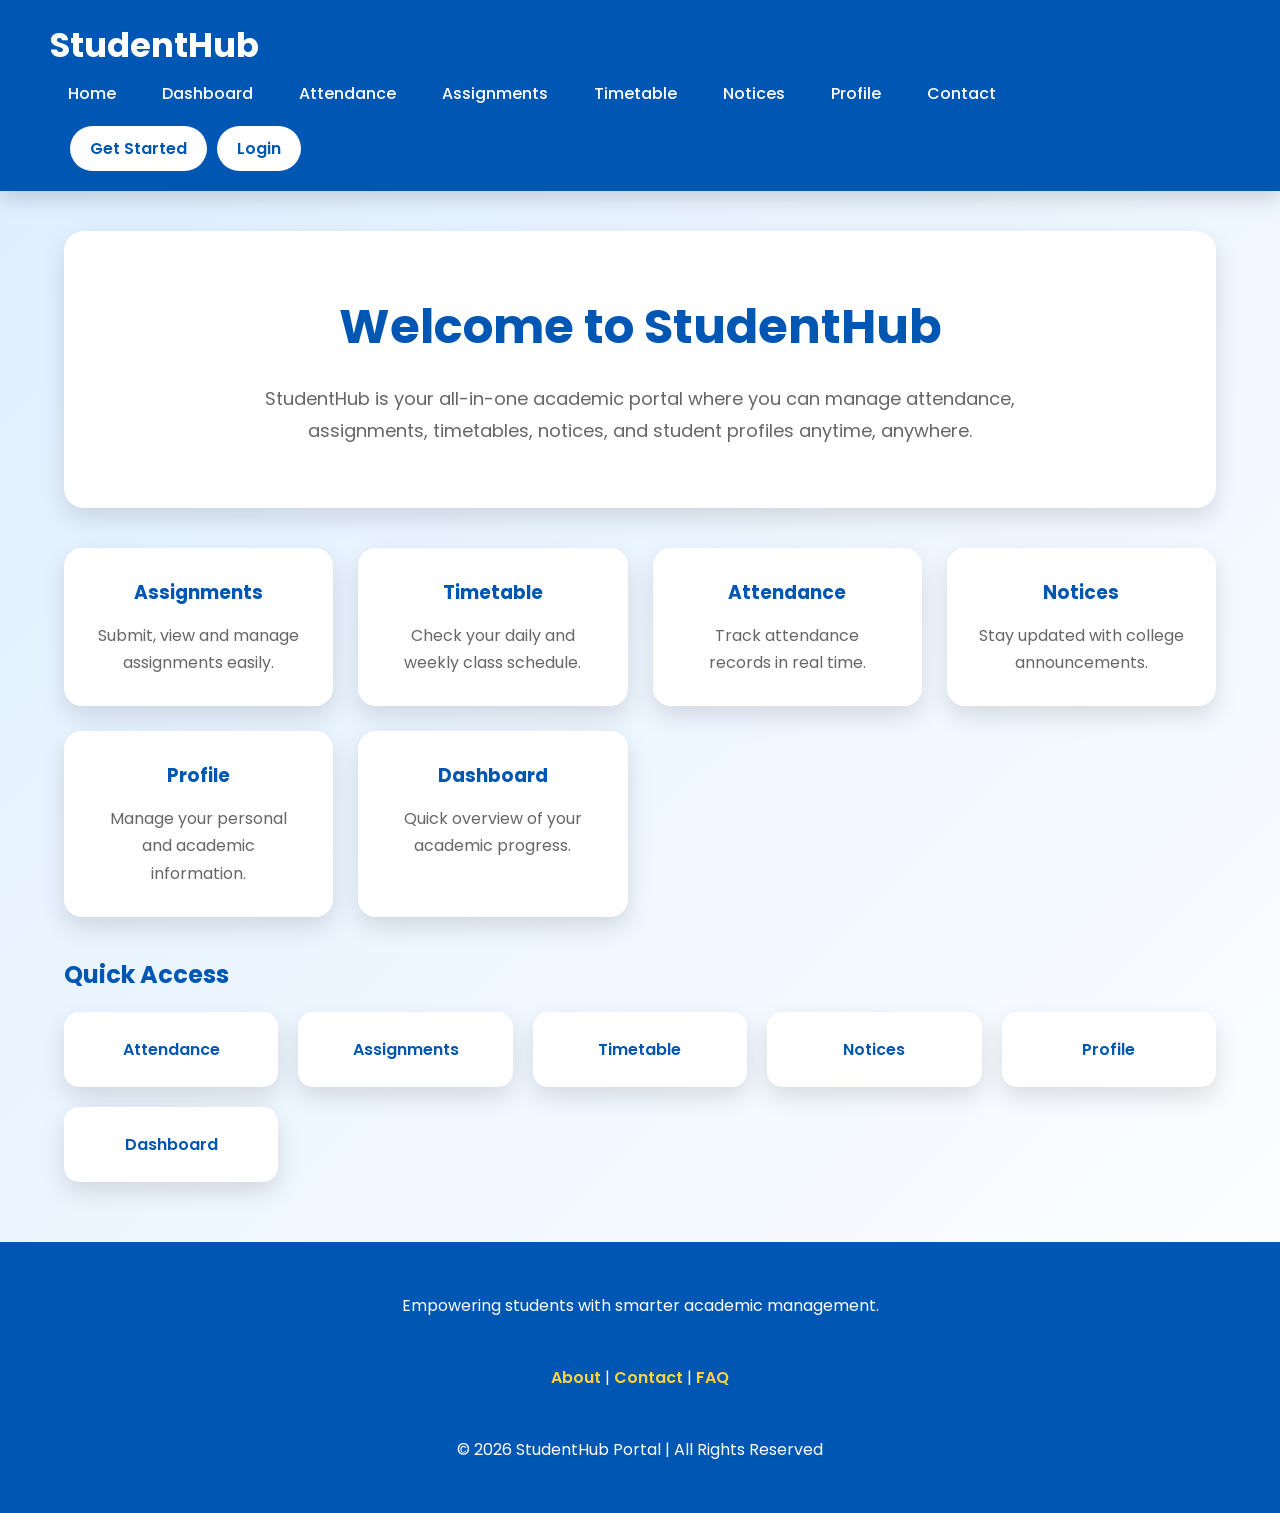
<file: index.html>
<!DOCTYPE html>
<html lang="en">
<head>
<meta charset="UTF-8">

<meta name="viewport" content="width=device-width, initial-
scale=1.0">

<title>StudentHub Portal</title>
<link rel="stylesheet" href="style.css">
</head>
<body>

<header>


<h1>StudentHub </h1>
<nav>
<a href="index.html">Home</a>
<a href="dashboard.html">Dashboard</a>
<a href="attendance.html">Attendance</a>
<a href="assignment.html">Assignments</a>
<a href="timetable.html">Timetable</a>
<a href="notice.html">Notices</a>
<a href="profile.html">Profile</a>
<a href="contact.html">Contact</a>

<div class="buttons">
<a href="register.html" class="btn">Get Started</a>
<a href="login.html" class="btn login">Login</a>
</div>
</nav>
</header>

<section class="hero">
<h2>Welcome to StudentHub</h2>
<p>StudentHub is your all-in-one academic portal where you can
manage attendance, assignments, timetables, notices, and student
profiles anytime, anywhere.</p>
</section>


<section class="features">
<div class="card">
<h3> Assignments</h3>
<p>Submit, view and manage assignments easily.</p>
</div>
<div class="card">
<h3> Timetable</h3>
<p>Check your daily and weekly class schedule.</p>
</div>
<div class="card">
<h3> Attendance</h3>
<p>Track attendance records in real time.</p>
</div>
<div class="card">
<h3> Notices</h3>
<p>Stay updated with college announcements.</p>
</div>
<div class="card">
<h3> Profile</h3>
<p>Manage your personal and academic information.</p>
</div>



<div class="card">
<h3> Dashboard</h3>
<p>Quick overview of your academic progress.</p>
</div>
</section>

<section class="quick-access">
<h2> Quick Access</h2>
<div class="quick-links">
<a href="attendance.html"> Attendance</a>
<a href="assignment.html"> Assignments</a>
<a href="timetable.html"> Timetable</a>
<a href="notice.html"> Notices</a>
<a href="profile.html"> Profile</a>
<a href="dashboard.html"> Dashboard</a>
</div>
</section>

<footer>




<p>Empowering students with smarter academic
management.</p>
<br>
<p>
<a href="about.html">About</a> |
<a href="contact.html">Contact</a> |
<a href="faq.html">FAQ</a>
</p>
<br>
<p>© 2026 StudentHub Portal | All Rights Reserved</p>
</footer>

</body>
</html>
</file>
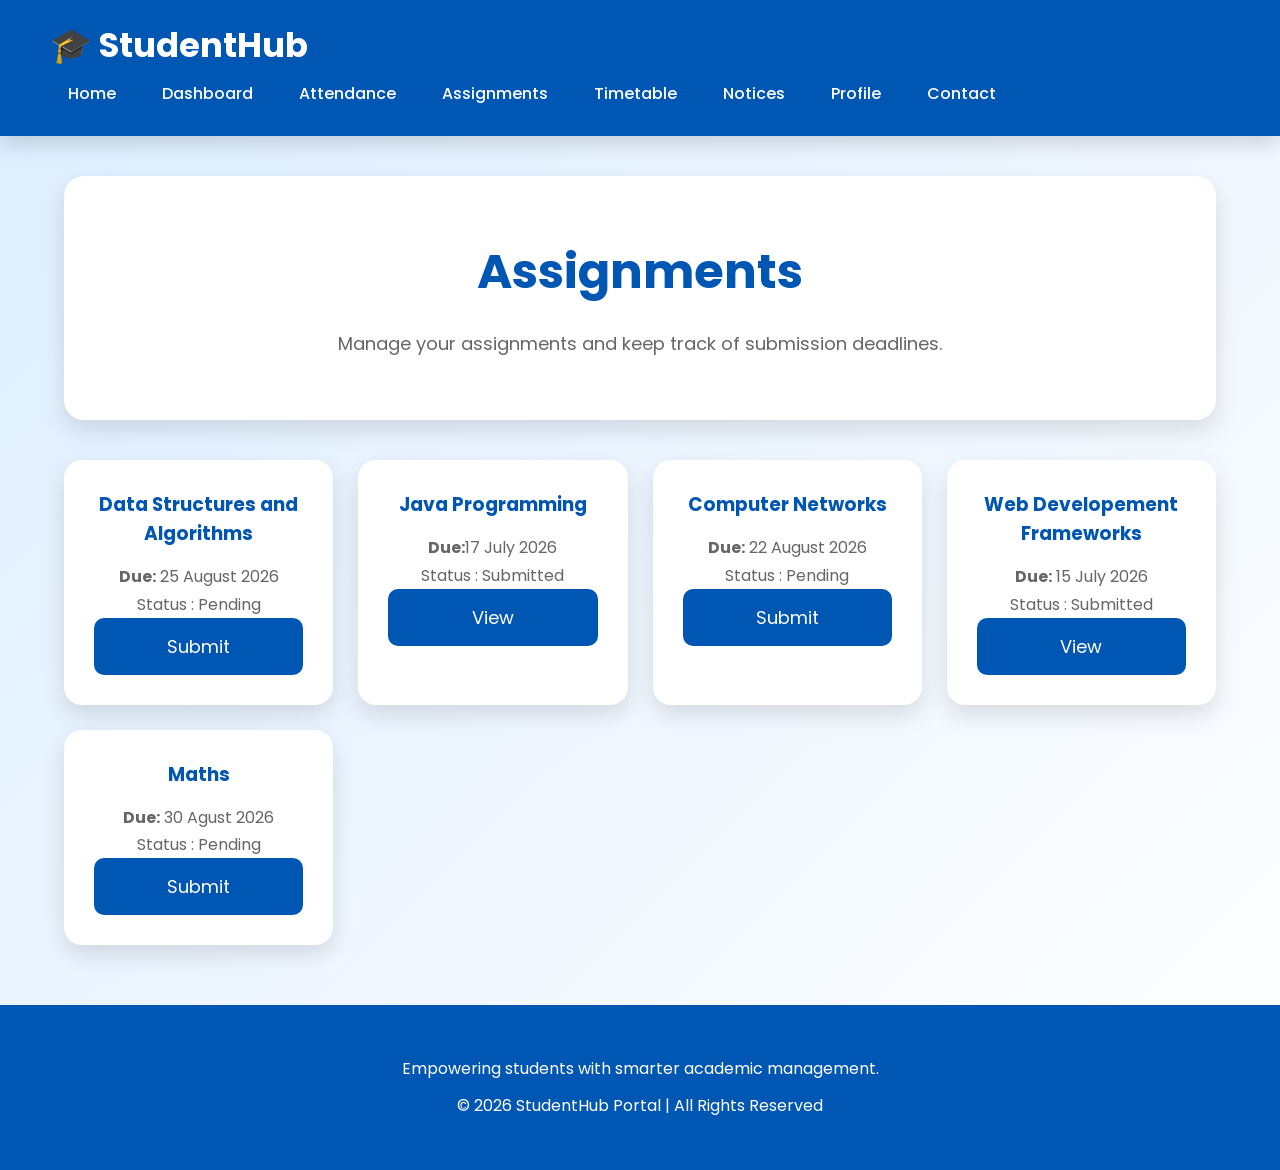
<file: assignment.html>
<!DOCTYPE html>
<html lang="en">
<head>
<meta charset="UTF-8">
<meta name="viewport" content="width=device-width, initial-scale=1.0">
<title>StudentHub | Assignments</title>
<link rel="stylesheet" href="style.css">
</head>

<body>

<header>

<h1>🎓 StudentHub</h1>

<nav>

<a href="index.html">Home</a>
<a href="dashboard.html">Dashboard</a>
<a href="attendance.html">Attendance</a>
<a href="assignment.html">Assignments</a>
<a href="timetable.html">Timetable</a>
<a href="notice.html">Notices</a>
<a href="profile.html">Profile</a>
<a href="contact.html">Contact</a>

</nav>

</header>

<section class="hero">

<h2>Assignments</h2>

<p>Manage your assignments and keep track of submission deadlines.</p>

</section>

<section class="features">

<div class="card">

<h3>Data Structures and Algorithms</h3>

<p><b>Due:</b> 25 August 2026</p>

<p>Status : Pending</p>

<button>Submit</button>

</div>

<div class="card">

<h3> Java Programming</h3>

<p><b>Due:</b>17 July 2026</p>

<p>Status : Submitted</p>

<button>View</button>

</div>

<div class="card">

<h3> Computer Networks</h3>

<p><b>Due:</b> 22 August 2026</p>

<p>Status : Pending</p>

<button>Submit</button>

</div>

<div class="card">

<h3>Web Developement Frameworks</h3>

<p><b>Due:</b> 15 July 2026</p>

<p>Status : Submitted</p>

<button>View</button>

</div>

<div class="card">

<h3>Maths</h3>

<p><b>Due:</b> 30 Agust 2026</p>

<p>Status : Pending</p>

<button>Submit</button>

</div>



</section>

<footer>



<p>Empowering students with smarter academic management.</p>

<p>© 2026 StudentHub Portal | All Rights Reserved</p>

</footer>

</body>
</html>
</file>
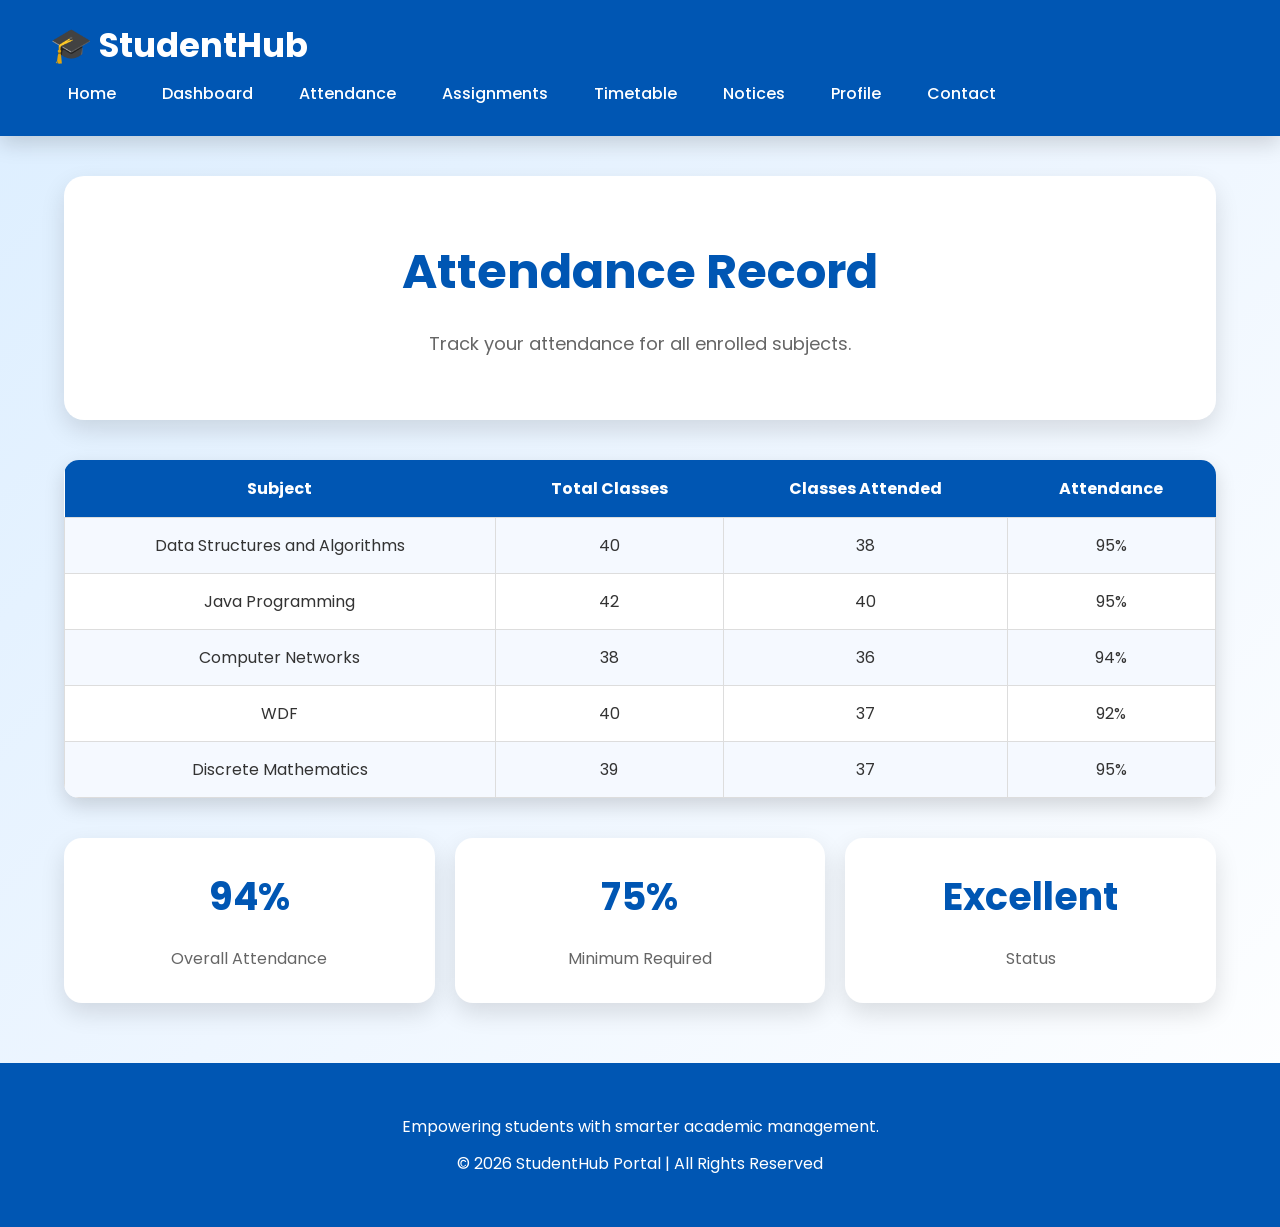
<file: attendance.html>
<!DOCTYPE html>
<html lang="en">
<head>
<meta charset="UTF-8">
<meta name="viewport" content="width=device-width, initial-scale=1.0">
<title>StudentHub | Attendance</title>
<link rel="stylesheet" href="style.css">
</head>

<body>

<header>

<h1>🎓 StudentHub </h1>

<nav>

<a href="index.html">Home</a>
<a href="dashboard.html">Dashboard</a>
<a href="attendance.html">Attendance</a>
<a href="assignment.html">Assignments</a>
<a href="timetable.html">Timetable</a>
<a href="notice.html">Notices</a>
<a href="profile.html">Profile</a>
<a href="contact.html">Contact</a>

</nav>

</header>

<section class="hero">

<h2>Attendance Record</h2>

<p>Track your attendance for all enrolled subjects.</p>

</section>

<table>

<tr>

<th>Subject</th>

<th>Total Classes</th>

<th>Classes Attended</th>

<th>Attendance</th>

</tr>

<tr>

<td>Data Structures and Algorithms</td>

<td>40</td>

<td>38</td>

<td>95%</td>

</tr>

<tr>

<td>Java Programming</td>

<td>42</td>

<td>40</td>

<td>95%</td>

</tr>

<tr>

<td>Computer Networks</td>

<td>38</td>

<td>36</td>

<td>94%</td>

</tr>

<tr>

<td>WDF</td>

<td>40</td>

<td>37</td>

<td>92%</td>

</tr>

<tr>

<td>Discrete Mathematics</td>

<td>39</td>

<td>37</td>

<td>95%</td>

</tr>

</table>

<section class="stats">

<div class="stat-box">

<h2>94%</h2>

<p>Overall Attendance</p>

</div>

<div class="stat-box">

<h2>75%</h2>

<p>Minimum Required</p>

</div>

<div class="stat-box">

<h2>Excellent</h2>

<p>Status</p>

</div>

</section>

<footer>



<p>Empowering students with smarter academic management.</p>

<p>© 2026 StudentHub Portal | All Rights Reserved</p>

</footer>

</body>

</html>
</file>
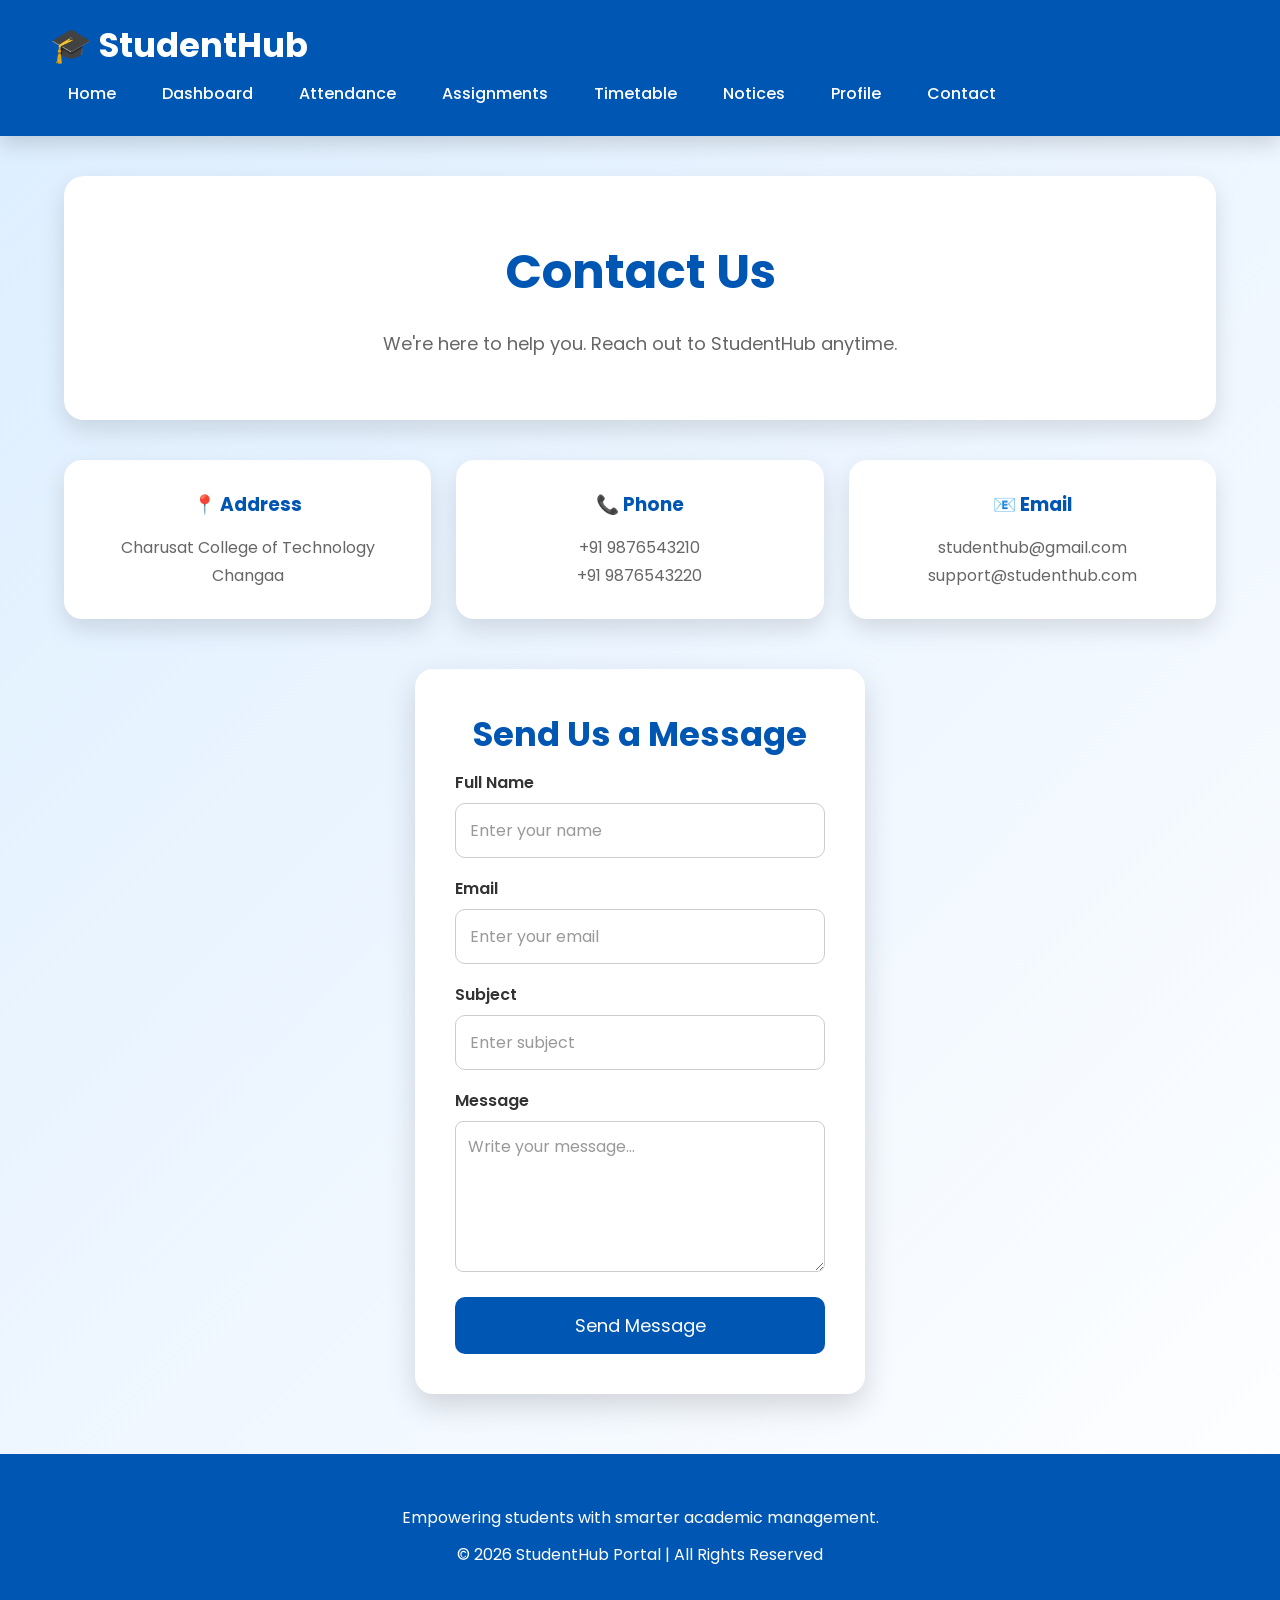
<file: contact.html>
<!DOCTYPE html>
<html lang="en">

<head>

<meta charset="UTF-8">
<meta name="viewport" content="width=device-width, initial-scale=1.0">

<title>StudentHub | Contact</title>

<link rel="stylesheet" href="style.css">

</head>

<body>

<header>

<h1>🎓 StudentHub </h1>

<nav>

<a href="index.html">Home</a>
<a href="dashboard.html">Dashboard</a>
<a href="attendance.html">Attendance</a>
<a href="assignment.html">Assignments</a>
<a href="timetable.html">Timetable</a>
<a href="notice.html">Notices</a>
<a href="profile.html">Profile</a>
<a href="contact.html">Contact</a>

</nav>

</header>

<section class="hero">

<h2>Contact Us</h2>

<p>We're here to help you. Reach out to StudentHub anytime.</p>

</section>

<section class="features">

<div class="card">

<h3>📍 Address</h3>



<p>Charusat College of Technology</p>

<p>Changaa</p>

</div>

<div class="card">

<h3>📞 Phone</h3>

<p>+91 9876543210</p>

<p>+91 9876543220</p>

</div>

<div class="card">

<h3>📧 Email</h3>

<p>studenthub@gmail.com</p>

<p>support@studenthub.com</p>

</div>

</section>

<section class="login-container">

<h2>Send Us a Message</h2>

<form>

<div class="form-group">

<label>Full Name</label>

<input type="text" placeholder="Enter your name">

</div>

<div class="form-group">

<label>Email</label>

<input type="email" placeholder="Enter your email">

</div>

<div class="form-group">

<label>Subject</label>

<input type="text" placeholder="Enter subject">

</div>

<div class="form-group">

<label>Message</label>

<textarea rows="5" placeholder="Write your message..." style="width:100%;padding:12px;border-radius:8px;border:1px solid #ccc;"></textarea>

</div>

<button type="submit">Send Message</button>

</form>

</section>

<footer>



<p>Empowering students with smarter academic management.</p>

<p>© 2026 StudentHub Portal | All Rights Reserved</p>

</footer>

</body>

</html>
</file>
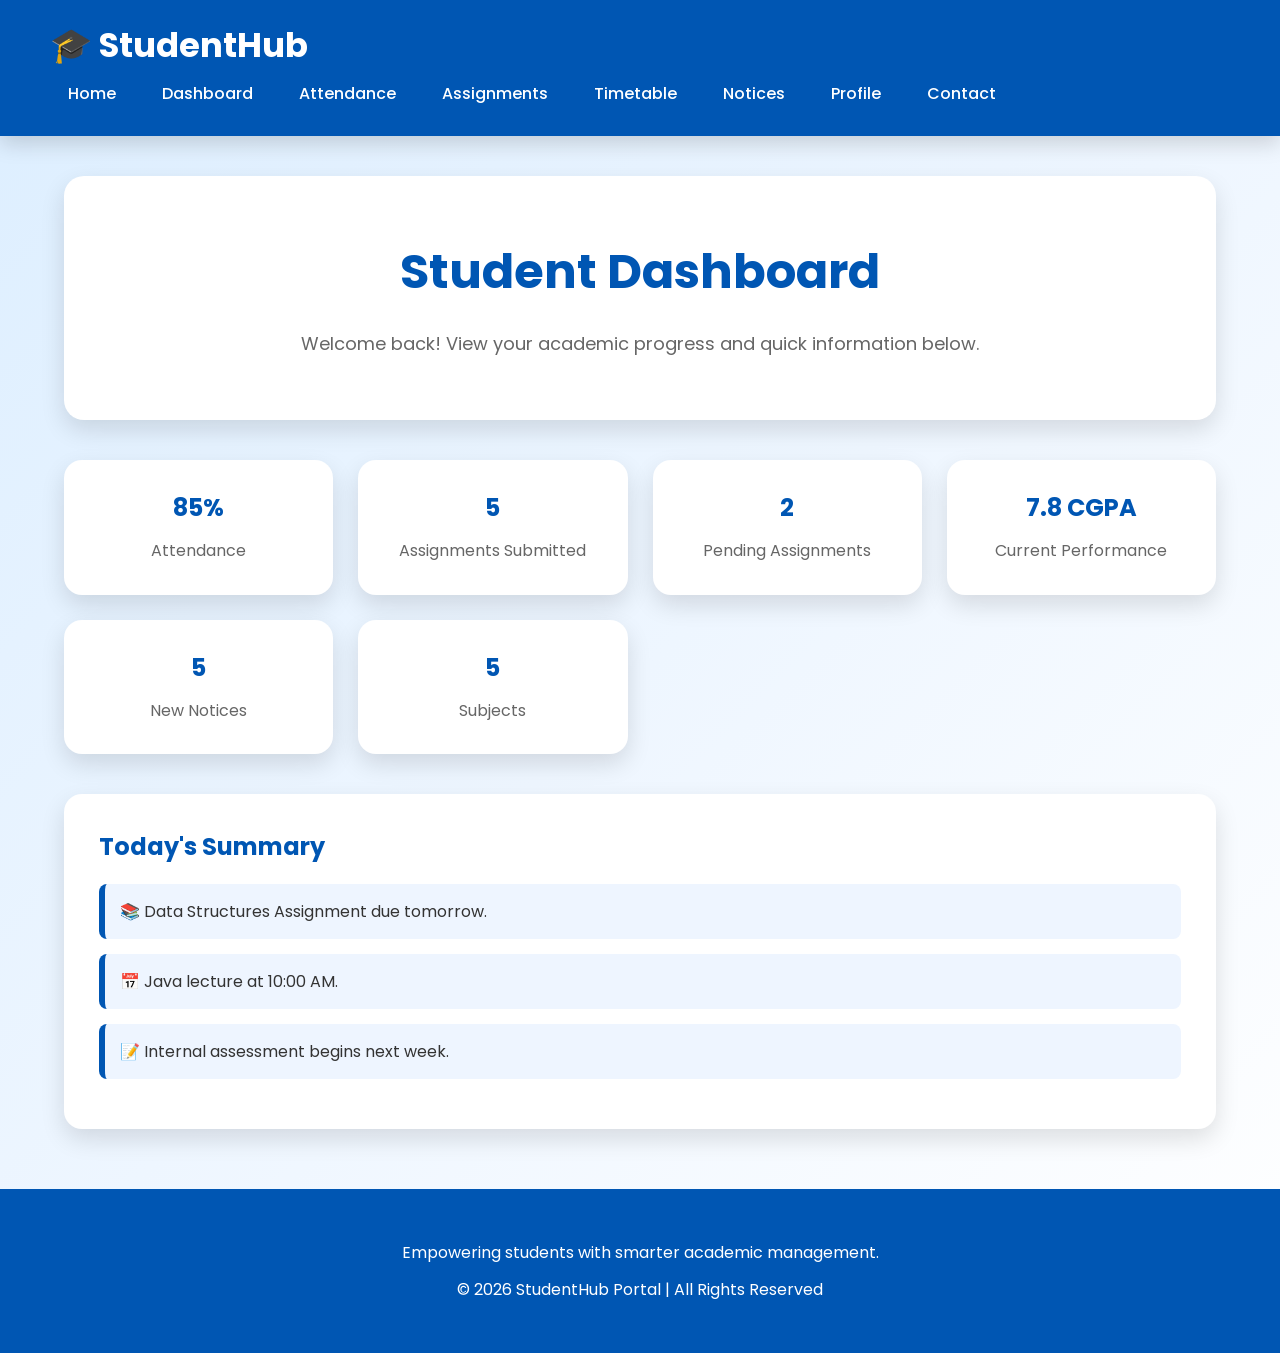
<file: dashboard.html>
<!DOCTYPE html>
<html lang="en">
<head>
<meta charset="UTF-8">
<meta name="viewport" content="width=device-width, initial-scale=1.0">
<title>StudentHub | Dashboard</title>
<link rel="stylesheet" href="style.css">
</head>

<body>

<header>

<h1>🎓 StudentHub </h1>

<nav>

<a href="index.html">Home</a>
<a href="dashboard.html">Dashboard</a>
<a href="attendance.html">Attendance</a>
<a href="assignment.html">Assignments</a>
<a href="timetable.html">Timetable</a>
<a href="notice.html">Notices</a>
<a href="profile.html">Profile</a>
<a href="contact.html">Contact</a>

</nav>

</header>

<section class="hero">

<h2>Student Dashboard</h2>

<p>Welcome back! View your academic progress and quick information below.</p>

</section>

<section class="dashboard">

<div class="dashboard-card">
<h2>85%</h2>
<p>Attendance</p>
</div>

<div class="dashboard-card">
<h2>5</h2>
<p>Assignments Submitted</p>
</div>

<div class="dashboard-card">
<h2>2</h2>
<p>Pending Assignments</p>
</div>

<div class="dashboard-card">
<h2>7.8 CGPA</h2>
<p>Current Performance</p>
</div>

<div class="dashboard-card">
<h2>5</h2>
<p>New Notices</p>
</div>

<div class="dashboard-card">
<h2>5</h2>
<p>Subjects</p>
</div>

</section>

<section class="announcements">

<h2>Today's Summary</h2>

<ul>

<li>📚 Data Structures Assignment due tomorrow.</li>

<li>📅 Java lecture at 10:00 AM.</li>

<li>📝 Internal assessment begins next week.</li>


</ul>

</section>

<footer>



<p>Empowering students with smarter academic management.</p>

<p>© 2026 StudentHub Portal | All Rights Reserved</p>

</footer>

</body>
</html>
</file>
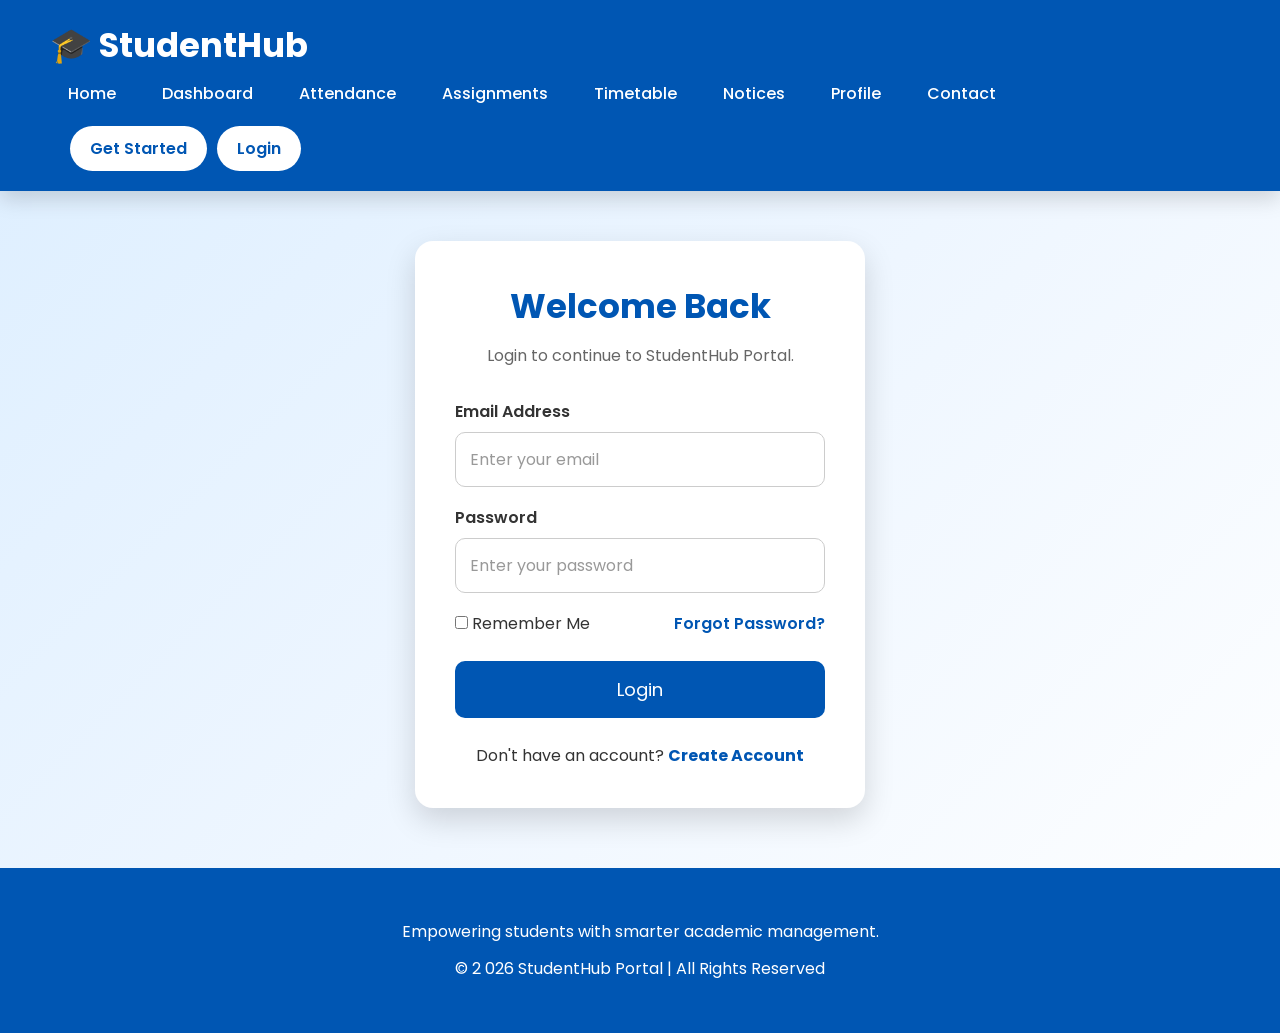
<file: login.html>
<!DOCTYPE html>
<html lang="en">

<head>

<meta charset="UTF-8">

<meta name="viewport" content="width=device-width, initial-scale=1.0">

<title>StudentHub | Login</title>

<link rel="stylesheet" href="style.css">

</head>

<body>

<header>

<h1>🎓 StudentHub </h1>

<nav>

<a href="index.html">Home</a>
<a href="dashboard.html">Dashboard</a>
<a href="attendance.html">Attendance</a>
<a href="assignment.html">Assignments</a>
<a href="timetable.html">Timetable</a>
<a href="notice.html">Notices</a>
<a href="profile.html">Profile</a>
<a href="contact.html">Contact</a>

<div class="buttons">
<a href="register.html" class="btn">Get Started</a>
<a href="login.html" class="btn login">Login</a>
</div>

</nav>

</header>

<section class="login-container">

<h2>Welcome Back</h2>

<p>

Login to continue to StudentHub Portal.

</p>

<form>

<div class="form-group">

<label>Email Address</label>

<input type="email" placeholder="Enter your email">

</div>

<div class="form-group">

<label>Password</label>

<input type="password" placeholder="Enter your password">

</div>

<div class="remember">

<label>

<input type="checkbox">

Remember Me

</label>

<a href="#">Forgot Password?</a>

</div>

<button type="submit">

Login

</button>

</form>

<div class="login-link">

Don't have an account?

<a href="register.html">

Create Account

</a>

</div>

</section>

<footer>



<p>Empowering students with smarter academic management.</p>

<p>© 2   026 StudentHub Portal | All Rights Reserved</p>

</footer>

</body>

</html>
</file>
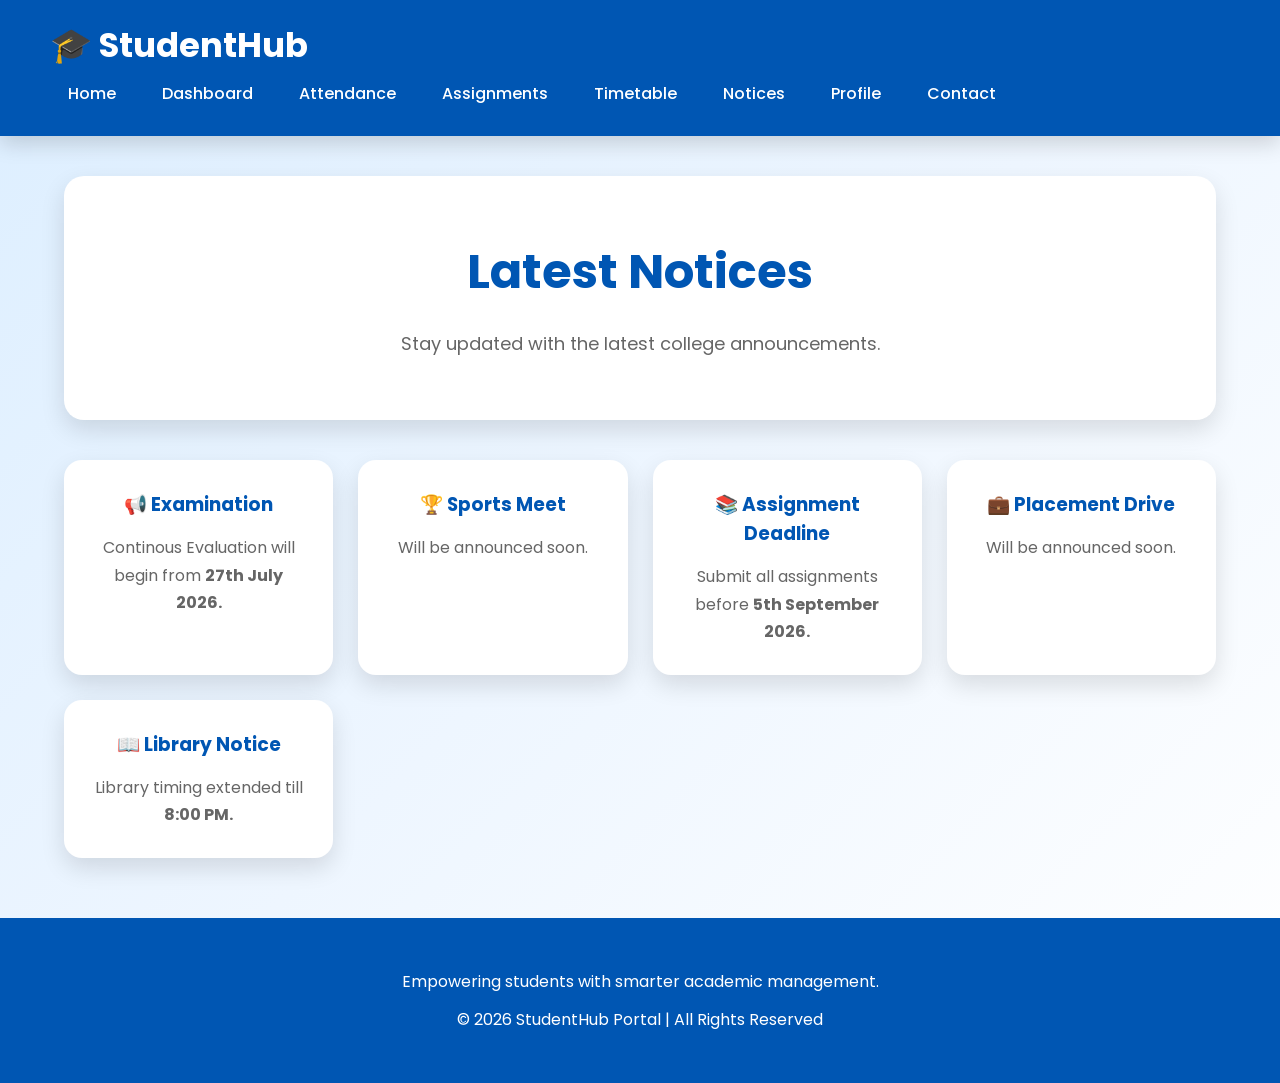
<file: notice.html>
<!DOCTYPE html>
<html lang="en">

<head>

<meta charset="UTF-8">
<meta name="viewport" content="width=device-width, initial-scale=1.0">
<title>StudentHub | Notices</title>

<link rel="stylesheet" href="style.css">

</head>

<body>

<header>

<h1>🎓 StudentHub </h1>

<nav>

<a href="index.html">Home</a>
<a href="dashboard.html">Dashboard</a>
<a href="attendance.html">Attendance</a>
<a href="assignment.html">Assignments</a>
<a href="timetable.html">Timetable</a>
<a href="notice.html">Notices</a>
<a href="profile.html">Profile</a>
<a href="contact.html">Contact</a>

</nav>

</header>

<section class="hero">

<h2>Latest Notices</h2>

<p>Stay updated with the latest college announcements.</p>

</section>

<section class="features">

<div class="card">

<h3>📢 Examination</h3>

<p>Continous Evaluation  will begin from <b>27th July 2026.</b></p>

</div>

<div class="card">

<h3>🏆 Sports Meet</h3>

<p>Will be announced soon.</p>

</div>

<div class="card">

<h3>📚 Assignment Deadline</h3>

<p>Submit all assignments before <b>5th September 2026.</b></p>

</div>

<div class="card">

<h3>💼 Placement Drive</h3>

<p>Will be announced soon.</p>

</div>

<div class="card">

<h3>📖 Library Notice</h3>

<p>Library timing extended till <b>8:00 PM.</b></p>

</div>



</section>

<footer>



<p>Empowering students with smarter academic management.</p>

<p>© 2026 StudentHub Portal | All Rights Reserved</p>

</footer>

</body>

</html>
</file>
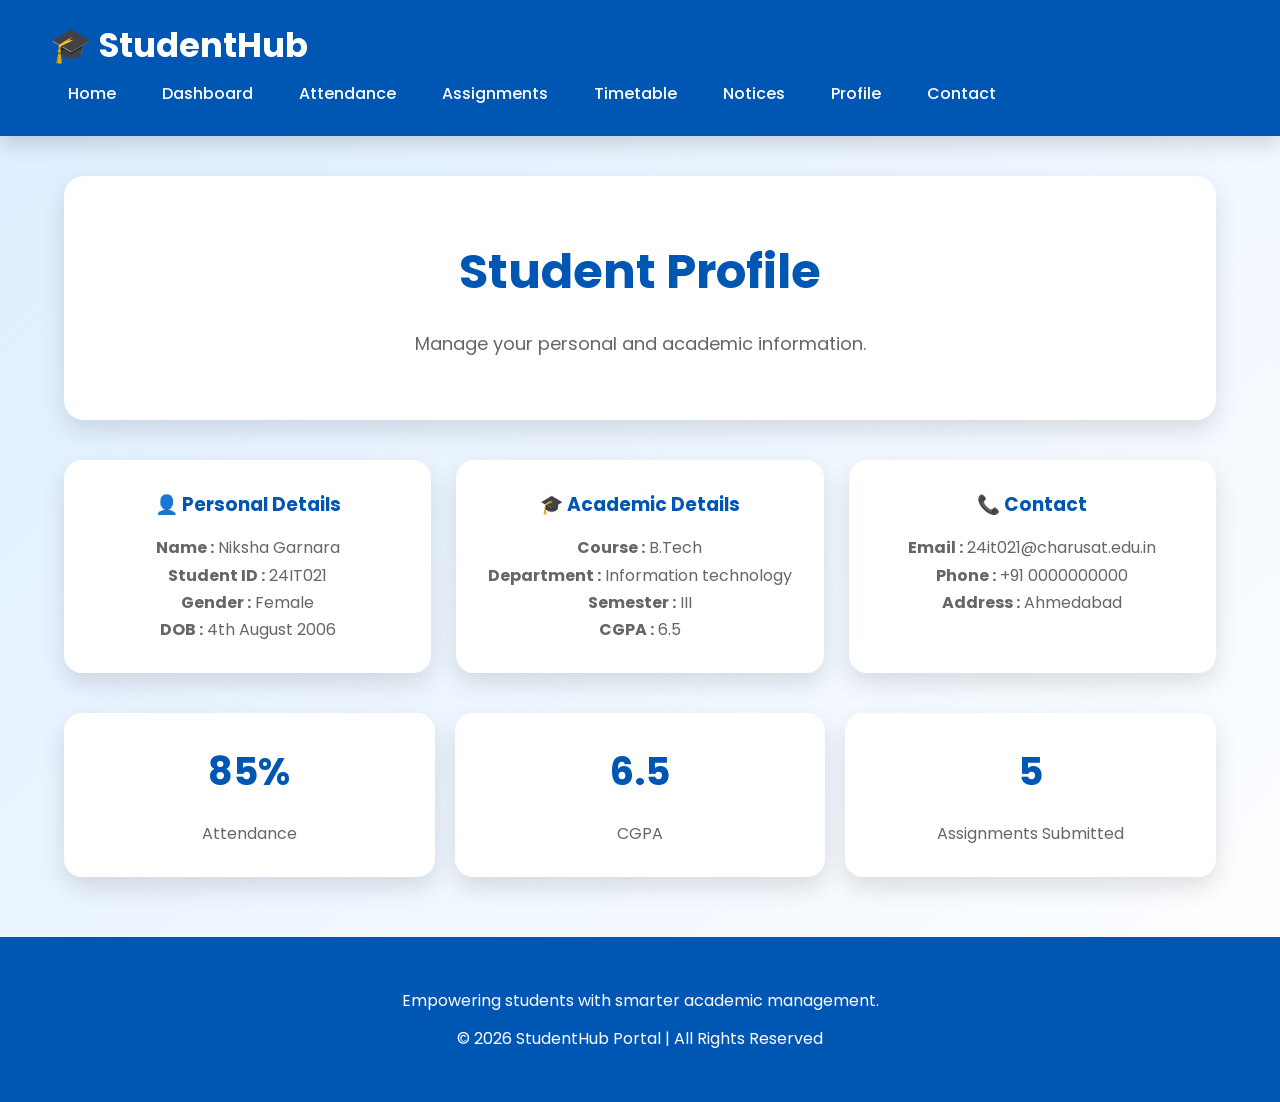
<file: profile.html>
<!DOCTYPE html>
<html lang="en">

<head>

<meta charset="UTF-8">
<meta name="viewport" content="width=device-width, initial-scale=1.0">

<title>StudentHub | Profile</title>

<link rel="stylesheet" href="style.css">

</head>

<body>

<header>

<h1>🎓 StudentHub </h1>

<nav>

<a href="index.html">Home</a>
<a href="dashboard.html">Dashboard</a>
<a href="attendance.html">Attendance</a>
<a href="assignment.html">Assignments</a>
<a href="timetable.html">Timetable</a>
<a href="notice.html">Notices</a>
<a href="profile.html">Profile</a>
<a href="contact.html">Contact</a>

</nav>

</header>

<section class="hero">

<h2>Student Profile</h2>

<p>Manage your personal and academic information.</p>

</section>

<section class="features">

<div class="card">

<h3>👤 Personal Details</h3>

<p><b>Name :</b> Niksha Garnara</p>

<p><b>Student ID :</b> 24IT021</p>

<p><b>Gender :</b> Female</p>

<p><b>DOB :</b> 4th August 2006</p>

</div>

<div class="card">

<h3>🎓 Academic Details</h3>

<p><b>Course :</b> B.Tech</p>

<p><b>Department :</b> Information technology
</p>

<p><b>Semester :</b> III</p>

<p><b>CGPA :</b> 6.5</p>

</div>

<div class="card">

<h3>📞 Contact</h3>

<p><b>Email :</b> 24it021@charusat.edu.in</p>

<p><b>Phone :</b> +91 0000000000</p>

<p><b>Address :</b> Ahmedabad</p>

</div>

</section>

<section class="stats">

<div class="stat-box">

<h2>85%</h2>

<p>Attendance</p>

</div>

<div class="stat-box">

<h2>6.5</h2>

<p>CGPA</p>

</div>

<div class="stat-box">

<h2>5</h2>

<p>Assignments Submitted</p>

</div>

</section>

<footer>



<p>Empowering students with smarter academic management.</p>

<p>© 2026 StudentHub Portal | All Rights Reserved</p>

</footer>

</body>

</html>
</file>
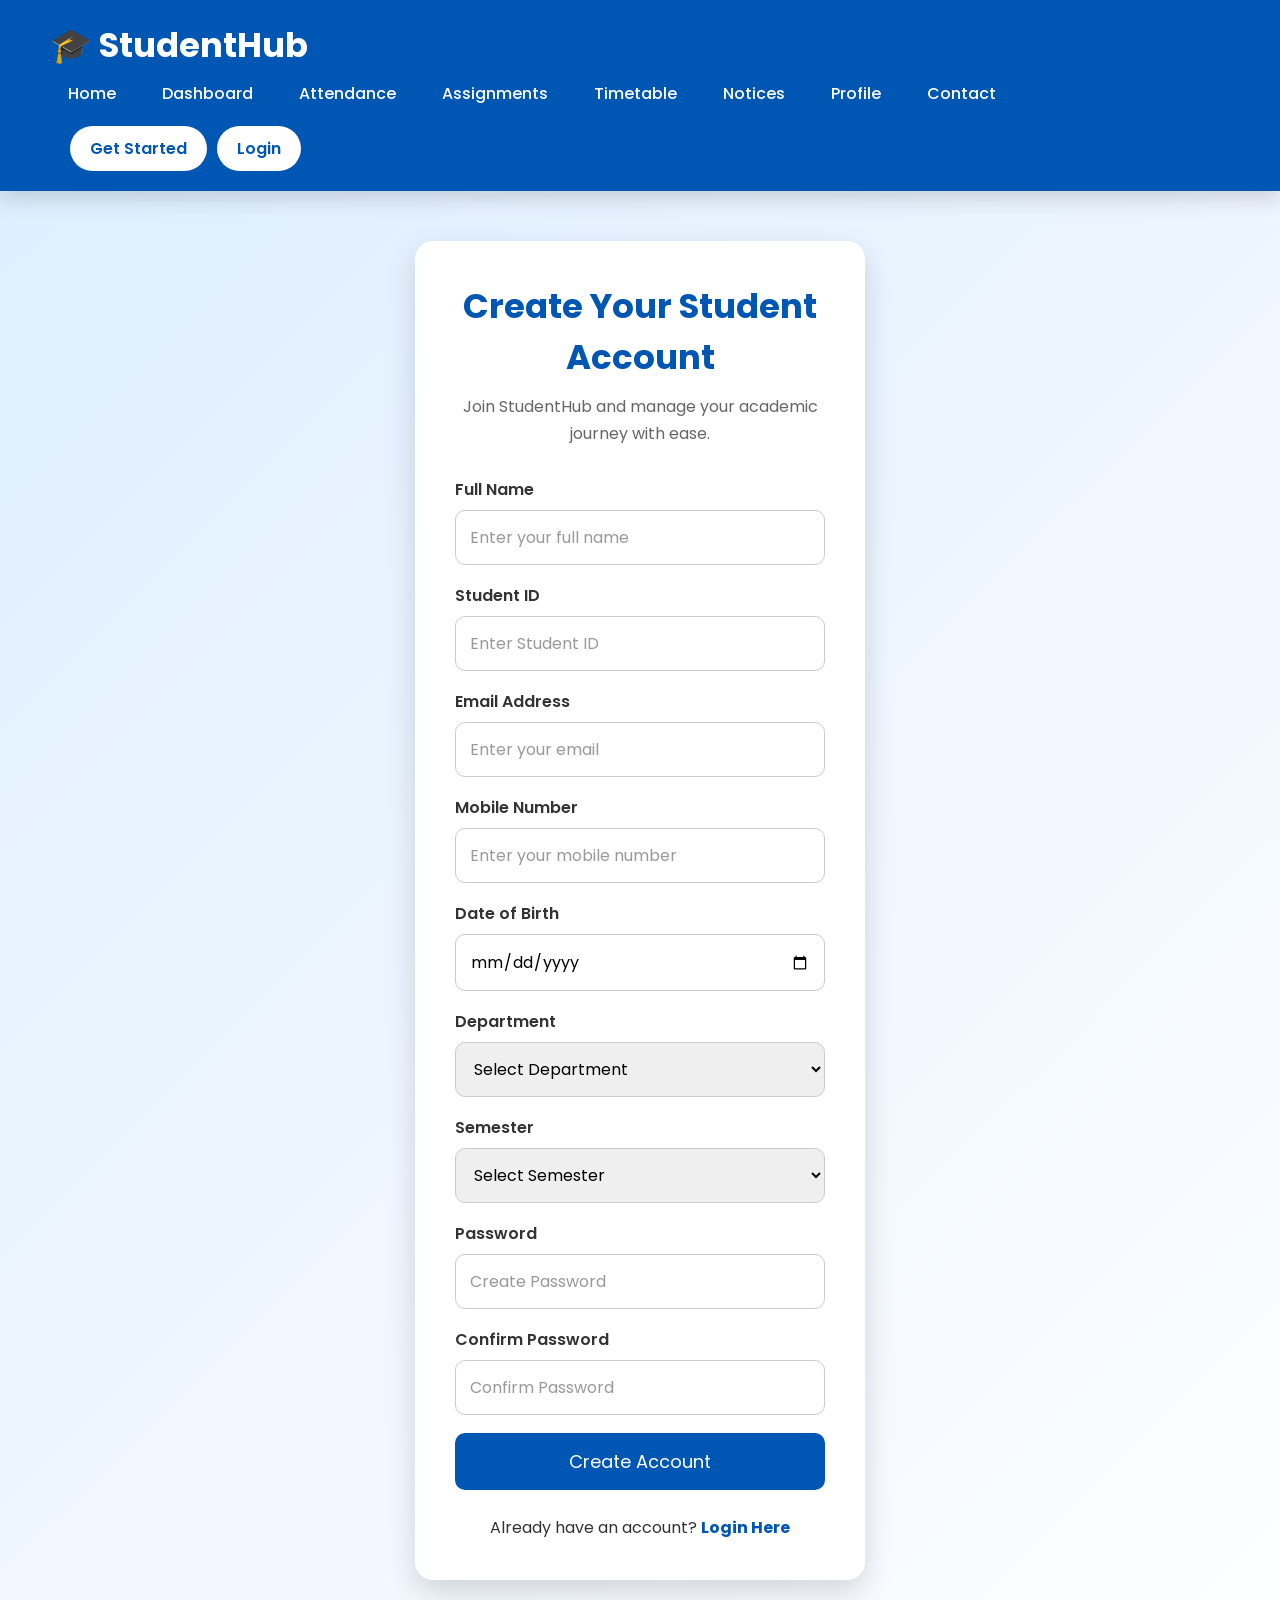
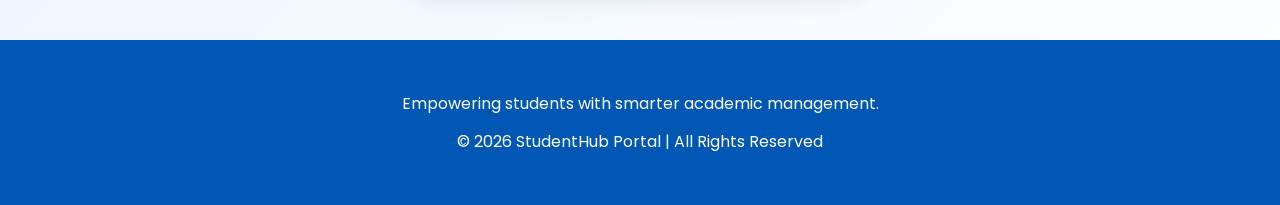
<file: register.html>
<!DOCTYPE html>
<html lang="en">
<head>
<meta charset="UTF-8">
<meta name="viewport" content="width=device-width, initial-scale=1.0">
<title>StudentHub | Register</title>

<link rel="stylesheet" href="style.css">

</head>
<body>

<header>

<h1>🎓 StudentHub </h1>

<nav>

<a href="index.html">Home</a>
<a href="dashboard.html">Dashboard</a>
<a href="attendance.html">Attendance</a>
<a href="assignment.html">Assignments</a>
<a href="timetable.html">Timetable</a>
<a href="notice.html">Notices</a>
<a href="profile.html">Profile</a>
<a href="contact.html">Contact</a>

<div class="buttons">
<a href="register.html" class="btn">Get Started</a>
<a href="login.html" class="btn login">Login</a>
</div>

</nav>

</header>

<section class="register-container">

<h2>Create Your Student Account</h2>

<p>
Join StudentHub and manage your academic journey with ease.
</p>

<form>

<div class="form-group">
<label>Full Name</label>
<input type="text" placeholder="Enter your full name">
</div>

<div class="form-group">
<label>Student ID</label>
<input type="text" placeholder="Enter Student ID">
</div>

<div class="form-group">
<label>Email Address</label>
<input type="email" placeholder="Enter your email">
</div>

<div class="form-group">
<label>Mobile Number</label>
<input type="tel" placeholder="Enter your mobile number">
</div>

<div class="form-group">
<label>Date of Birth</label>
<input type="date">
</div>

<div class="form-group">
<label>Department</label>

<select>

<option>Select Department</option>

<option>Computer Science</option>

<option>Information Technology</option>

<option>Artificial Intelligence </option>

<option>Electronics</option>

<option>Mechanical</option>

<option>Civil</option>

</select>

</div>

<div class="form-group">
<label>Semester</label>

<select>

<option>Select Semester</option>

<option>Semester 1</option>

<option>Semester 2</option>

<option>Semester 3</option>

<option>Semester 4</option>

<option>Semester 5</option>

<option>Semester 6</option>

<option>Semester 7</option>

<option>Semester 8</option>

</select>

</div>

<div class="form-group">
<label>Password</label>
<input type="password" placeholder="Create Password">
</div>

<div class="form-group">
<label>Confirm Password</label>
<input type="password" placeholder="Confirm Password">
</div>


<button type="submit">

Create Account

</button>

</form>

<div class="login-link">

Already have an account?

<a href="login.html">Login Here</a>

</div>

</section>

<footer>



<p>Empowering students with smarter academic management.</p>

<p>© 2026 StudentHub Portal | All Rights Reserved</p>

</footer>

</body>
</html>
</file>
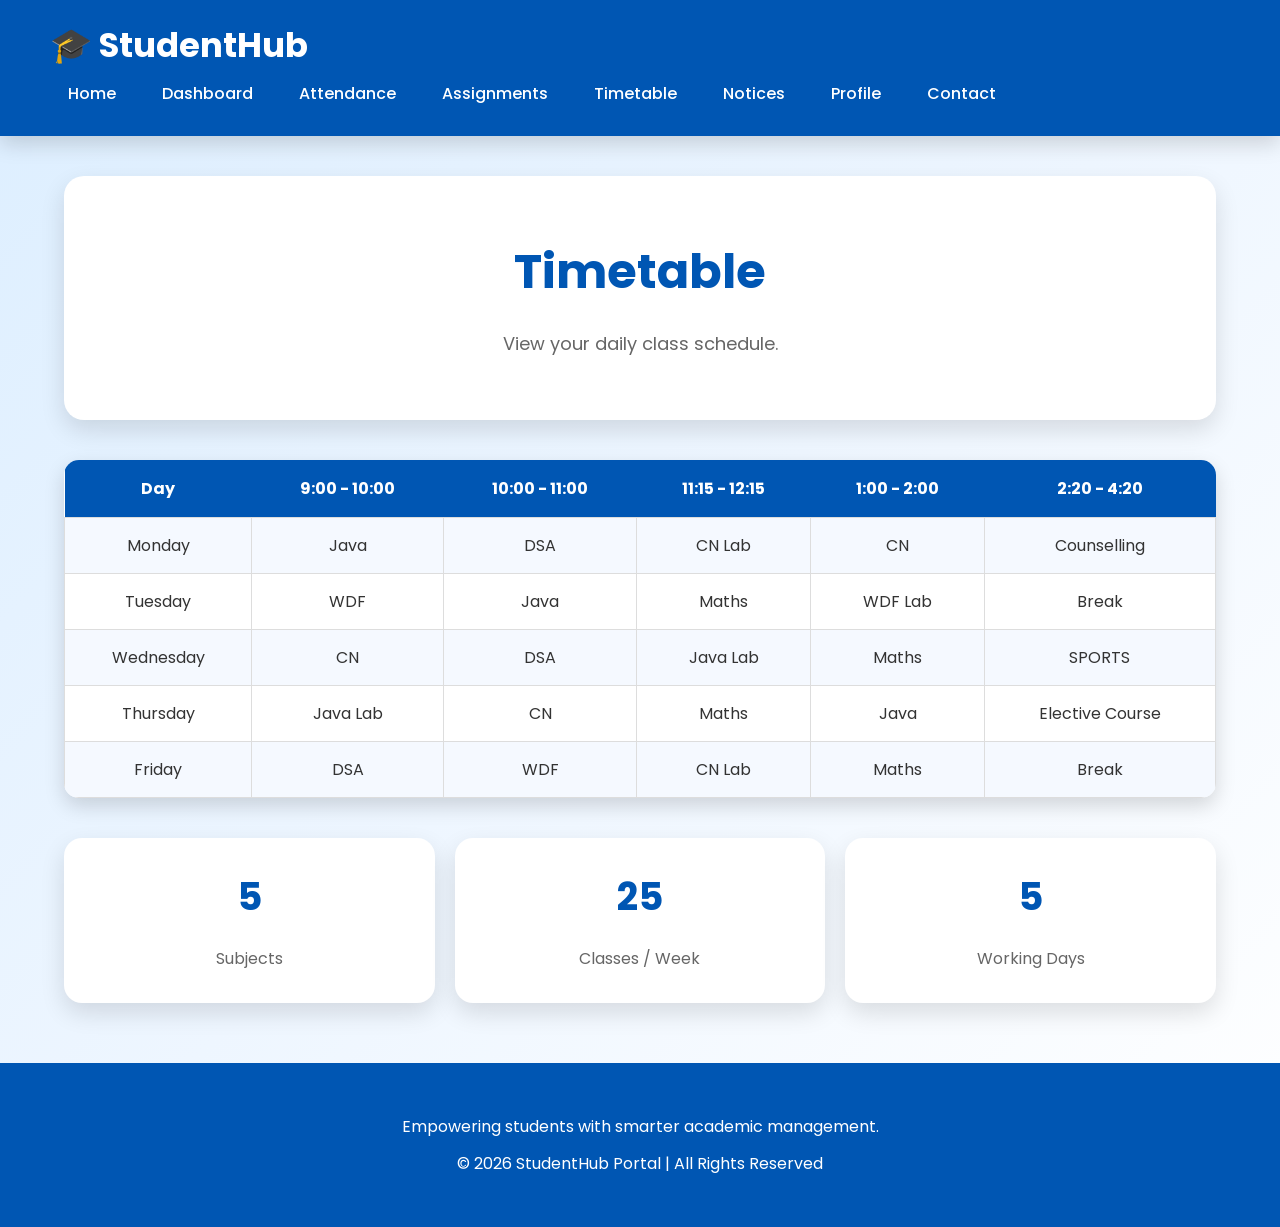
<file: timetable.html>
<!DOCTYPE html>
<html lang="en">
<head>
<meta charset="UTF-8">
<meta name="viewport" content="width=device-width, initial-scale=1.0">
<title>StudentHub | Timetable</title>
<link rel="stylesheet" href="style.css">
</head>

<body>

<header>

<h1>🎓 StudentHub </h1>

<nav>

<a href="index.html">Home</a>
<a href="dashboard.html">Dashboard</a>
<a href="attendance.html">Attendance</a>
<a href="assignment.html">Assignments</a>
<a href="timetable.html">Timetable</a>
<a href="notice.html">Notices</a>
<a href="profile.html">Profile</a>
<a href="contact.html">Contact</a>

</nav>

</header>

<section class="hero">

<h2> Timetable</h2>

<p>View your daily class schedule.</p>

</section>

<table>

<tr>

<th>Day</th>
<th>9:00 - 10:00</th>
<th>10:00 - 11:00</th>
<th>11:15 - 12:15</th>
<th>1:00 - 2:00</th>
<th>2:20 - 4:20</th>

</tr>

<tr>

<td>Monday</td>
<td>Java</td>
<td>DSA</td>
<td>CN Lab</td>
<td>CN</td>
<td>Counselling</td>

</tr>

<tr>

<td>Tuesday</td>
<td>WDF</td>
<td>Java</td>
<td>Maths</td>
<td>WDF Lab</td>
<td>Break</td>

</tr>

<tr>

<td>Wednesday</td>
<td>CN</td>
<td>DSA</td>
<td>Java Lab</td>
<td>Maths</td>
<td>SPORTS</td>

</tr>

<tr>

<td>Thursday</td>
<td>Java Lab</td>
<td>CN</td>
<td>Maths</td>
<td>Java</td>
<td>Elective Course</td>

</tr>

<tr>

<td>Friday</td>
<td>DSA</td>
<td>WDF</td>
<td>CN Lab</td>
<td>Maths</td>
<td>Break</td>

</tr>

</table>

<section class="stats">

<div class="stat-box">

<h2>5</h2>

<p>Subjects</p>

</div>

<div class="stat-box">

<h2>25</h2>

<p>Classes / Week</p>

</div>

<div class="stat-box">

<h2>5</h2>

<p>Working Days</p>

</div>

</section>

<footer>



<p>Empowering students with smarter academic management.</p>

<p>© 2026 StudentHub Portal | All Rights Reserved</p>

</footer>

</body>
</html>
</file>
<file: style.css>
@import url('https://fonts.googleapis.com/css2?family=Poppins:wght@300;400;500;600;700&display=swap');
*{
    margin:0;
    padding:0;
    box-sizing:border-box;
    font-family:'Poppins',sans-serif;
}

body{

    background:linear-gradient(135deg,#dceeff,#eef6ff,#ffffff);
    color:#333;
    min-height:100vh;

}

a{

    text-decoration:none;

}

html{

    scroll-behavior:smooth;

}

header{

    background:#0056b3;
    padding:20px 50px;
    display:flex;
    justify-content:space-between;
    align-items:center;
    flex-wrap:wrap;
    box-shadow:0 8px 20px rgba(0,0,0,.15);

}

header h1{

    color:white;
    font-size:34px;

}

nav{

    display:flex;
    align-items:center;
    gap:10px;
    flex-wrap:wrap;

}

nav a{

    color:white;
    padding:10px 18px;
    border-radius:8px;
    font-weight:500;
    transition:.3s;

}

nav a:hover{

    background:white;
    color:#0056b3;

}

.buttons{

    display:flex;
    gap:10px;
    margin-left:20px;

}

.btn{

    background:white;
    color:#0056b3;
    padding:10px 20px;
    border-radius:30px;
    font-weight:600;
    transition:.3s;

}

.btn:hover{

  
    color:black;
    transform:translateY(-3px);

}



.hero{

    width:90%;
    margin:40px auto;
    background:white;
    padding:60px;
    text-align:center;
    border-radius:20px;
    box-shadow:0 10px 25px rgba(0,0,0,.12);

}

.hero h2{

    font-size:48px;
    color:#0056b3;
    margin-bottom:20px;

}

.hero p{

    width:80%;
    margin:auto;
    color:#666;
    font-size:18px;
    line-height:1.8;

}
section{

    width:90%;
    margin:40px auto;

}

.features{

    display:grid;
    grid-template-columns:repeat(auto-fit,minmax(260px,1fr));
    gap:25px;

}

.card{

    background:white;
    padding:30px;
    border-radius:18px;
    text-align:center;
    box-shadow:0 10px 25px rgba(0,0,0,.12);
    transition:.3s;

}

.card:hover{

    transform:translateY(-10px);

}

.card h3{

    color:#0056b3;
    margin-bottom:15px;

}

.card p{

    color:#666;
    line-height:1.7;

}

.announcements{

    background:white;
    padding:35px;
    border-radius:18px;
    box-shadow:0 10px 25px rgba(0,0,0,.12);

}

.announcements h2{

    color:#0056b3;
    margin-bottom:20px;

}

.announcements ul{

    list-style:none;

}

.announcements li{

    background:#eef5ff;
    padding:15px;
    margin:15px 0;
    border-left:6px solid #0056b3;
    border-radius:8px;

}

.quick-links{

    display:grid;
    grid-template-columns:repeat(auto-fit,minmax(180px,1fr));
    gap:20px;

}

.quick-links a{

    background:white;
    padding:25px;
    text-align:center;
    border-radius:15px;
    color:#0056b3;
    font-weight:600;
    box-shadow:0 10px 25px rgba(0,0,0,.12);
    transition:.3s;

}

.quick-links a:hover{

    background:#0056b3;
    color:white;
    transform:translateY(-6px);

}
.events{

    display:grid;
    grid-template-columns:repeat(auto-fit,minmax(280px,1fr));
    gap:25px;

}

.event-card{

    background:white;
    padding:30px;
    border-radius:18px;
    text-align:center;
    box-shadow:0 10px 25px rgba(0,0,0,.12);
    transition:.3s;

}

.event-card:hover{

    transform:scale(1.03);

}

.event-card h3{

    color:#0056b3;
    margin-bottom:12px;

}

.event-card p{

    color:#666;

}

.dashboard{

    display:grid;
    grid-template-columns:repeat(auto-fit,minmax(250px,1fr));
    gap:25px;

}

.dashboard-card{

    background:white;
    padding:30px;
    border-radius:18px;
    text-align:center;
    box-shadow:0 10px 25px rgba(0,0,0,.12);
    transition:.3s;

}

.dashboard-card:hover{

    transform:translateY(-8px);

}

.dashboard-card h2{

    color:#0056b3;
    margin-bottom:12px;

}

.dashboard-card p{

    color:#666;

}

.stats{

    display:grid;
    grid-template-columns:repeat(auto-fit,minmax(220px,1fr));
    gap:20px;

}

.stat-box{

    background:white;
    padding:30px;
    border-radius:18px;
    text-align:center;
    box-shadow:0 10px 25px rgba(0,0,0,.12);
    transition:.3s;

}

.stat-box:hover{

    transform:translateY(-8px);

}

.stat-box h2{

    color:#0056b3;
    font-size:38px;

}

.stat-box p{

    margin-top:10px;
    color:#666;

}

.register-container,
.login-container{

    width:450px;
    margin:50px auto;
    background:#fff;
    padding:40px;
    border-radius:18px;
    box-shadow:0 12px 30px rgba(0,0,0,.15);

}

.register-container h2,
.login-container h2{

    text-align:center;
    color:#0056b3;
    margin-bottom:10px;
    font-size:34px;

}

.register-container p,
.login-container p{

    text-align:center;
    color:#666;
    margin-bottom:30px;

}

.form-group{

    margin-bottom:18px;

}

.form-group label{

    display:block;
    margin-bottom:8px;
    font-weight:600;
    color:#333;

}

.form-group input,
.form-group select,
.form-group textarea{

    width:100%;
    padding:14px;
    border:1px solid #ccc;
    border-radius:10px;
    font-size:16px;
    transition:.3s;

}

.form-group input:focus,
.form-group select:focus,
.form-group textarea:focus{

    border:2px solid #0056b3;
    outline:none;

}

.checkbox{

    display:flex;
    align-items:center;
    gap:8px;
    margin:20px 0;

}

.remember{

    display:flex;
    justify-content:space-between;
    align-items:center;
    margin-bottom:25px;

}

.remember a{

    color:#0056b3;
    font-weight:600;

}

.remember a:hover{

    text-decoration:underline;

}

button{

    width:100%;
    padding:15px;
    background:#0056b3;
    color:white;
    border:none;
    border-radius:10px;
    font-size:18px;
    cursor:pointer;
    transition:.3s;

}

button:hover{

    background:#003f88;
    transform:translateY(-2px);

}

.login-link,
.signup-link{

    text-align:center;
    margin-top:25px;

}

.login-link a,
.signup-link a{

    color:#0056b3;
    font-weight:bold;

}

.login-link a:hover,
.signup-link a:hover{

    text-decoration:underline;

}

.profile{

    width:90%;
    margin:40px auto;
    display:grid;
    grid-template-columns:300px 1fr;
    gap:30px;

}

.profile-left{

    background:#fff;
    padding:30px;
    border-radius:15px;
    text-align:center;
    box-shadow:0 10px 25px rgba(0,0,0,.12);

}

.profile-left img{

    width:160px;
    height:160px;
    border-radius:50%;
    border:6px solid #0056b3;
    margin-bottom:20px;

}

.profile-left h2{

    color:#0056b3;

}

.profile-right{

    background:#fff;
    padding:35px;
    border-radius:15px;
    box-shadow:0 10px 25px rgba(0,0,0,.12);

}

.profile-right h3{

    color:#0056b3;
    margin-bottom:20px;

}

.profile-right p{

    margin:15px 0;
    font-size:17px;

}
.contact-box{

    width:90%;
    margin:40px auto;
    display:grid;
    grid-template-columns:1fr 1fr;
    gap:30px;

}

.contact-info{

    background:#fff;
    padding:35px;
    border-radius:15px;
    box-shadow:0 10px 25px rgba(0,0,0,.12);

}

.contact-info h2{

    color:#0056b3;
    margin-bottom:20px;

}

.contact-info p{

    margin:18px 0;
    font-size:17px;

}

.contact-form{

    background:#fff;
    padding:35px;
    border-radius:15px;
    box-shadow:0 10px 25px rgba(0,0,0,.12);

}

table{

    width:90%;
    margin:40px auto;
    border-collapse:collapse;
    background:white;
    border-radius:15px;
    overflow:hidden;
    box-shadow:0 8px 20px rgba(0,0,0,.15);

}

th{

    background:#0056b3;
    color:white;
    padding:16px;

}

td{

    padding:15px;
    border:1px solid #ddd;
    text-align:center;

}

tr:nth-child(even){

    background:#f5f9ff;

}

tr:hover{

    background:#dbeafe;

}

footer{

    background:#0056b3;
    color:white;
    text-align:center;
    padding:40px 20px;
    margin-top:60px;

}

footer h3{

    margin-bottom:15px;
    font-size:28px;

}

footer p{

    margin:10px 0;

}

footer a{

    color:#ffd43b;
    font-weight:600;
    transition:.3s;

}

footer a:hover{

    color:white;

}

h2{

    color:#0056b3;
    margin-bottom:20px;

}

h3{

    margin-bottom:10px;

}

p{

    line-height:1.7;

}

.btn,
button{

    transition:.3s ease;

}

.btn:hover,
button:hover{

    box-shadow:0 10px 20px rgba(0,86,179,.3);

}

.card,
.dashboard-card,
.event-card,
.stat-box{

    cursor:pointer;

}

.card:hover,
.dashboard-card:hover,
.event-card:hover,
.stat-box:hover{

    box-shadow:0 15px 35px rgba(0,86,179,.25);

}

.notice-box{

    background:#eef5ff;
    border-left:6px solid #0056b3;
    padding:20px;
    border-radius:10px;
    margin-bottom:20px;

}

.pending{

    color:#dc3545;
    font-weight:bold;

}

.submitted{

    color:#28a745;
    font-weight:bold;

}

.completed{

    color:#28a745;
    font-weight:bold;

}

.profile-image{

    width:180px;
    height:180px;
    border-radius:50%;
    border:6px solid #0056b3;
    object-fit:cover;
    margin-bottom:20px;

}

input::placeholder,
textarea::placeholder{

    color:#999;

}

::-webkit-scrollbar{

    width:10px;

}

::-webkit-scrollbar-track{

    background:#e6f0ff;

}

::-webkit-scrollbar-thumb{

    background:#0056b3;
    border-radius:20px;

}

::-webkit-scrollbar-thumb:hover{

    background:#003d80;

}
@keyframes fadeIn{

    from{

        opacity:0;
        transform:translateY(20px);

    }

    to{

        opacity:1;
        transform:translateY(0);

    }

}

.hero,
.card,
.dashboard-card,
.event-card,
.stat-box,
.register-container,
.login-container,
.contact-box,
.profile{

    animation:fadeIn .8s ease;

}

@media(max-width:1000px){

header{

    flex-direction:column;
    text-align:center;

}

nav{

    justify-content:center;
    margin-top:20px;

}

.buttons{

    margin-top:20px;
    margin-left:0;

}

.profile{

    grid-template-columns:1fr;

}

.contact-box{

    grid-template-columns:1fr;

}

}

@media(max-width:768px){

.hero{

    padding:40px 20px;

}

.hero h2{

    font-size:34px;

}

.hero p{

    width:100%;
    font-size:16px;

}

.register-container,
.login-container{

    width:95%;
    padding:25px;

}

header{

    padding:20px;

}

header h1{

    font-size:28px;

}

nav{

    gap:8px;

}

nav a{

    font-size:14px;
    padding:8px 12px;

}

table{

    display:block;
    overflow-x:auto;

}

}

@media(max-width:500px){

.features,
.dashboard,
.events,
.stats,
.quick-links{

    grid-template-columns:1fr;

}

.hero h2{

    font-size:28px;

}

.hero p{

    font-size:15px;

}

button{

    font-size:16px;

}

}
</file>
